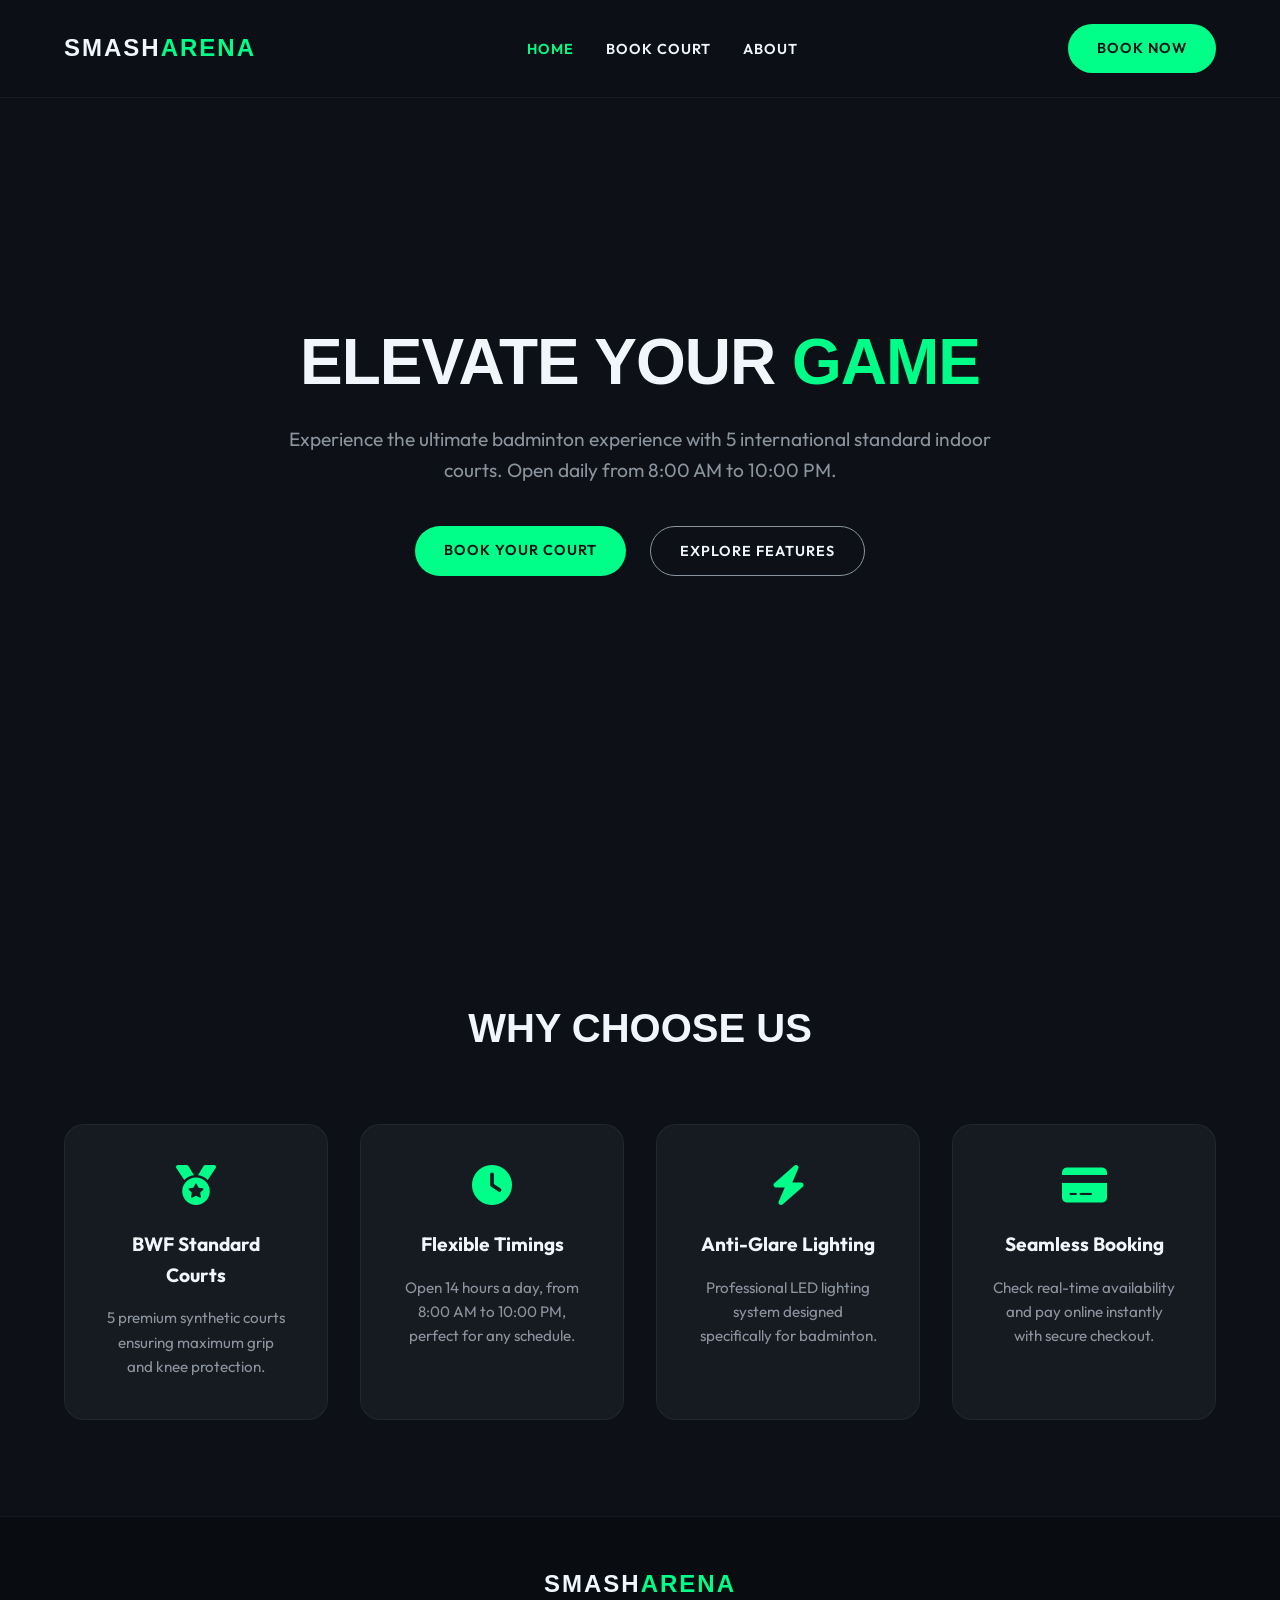
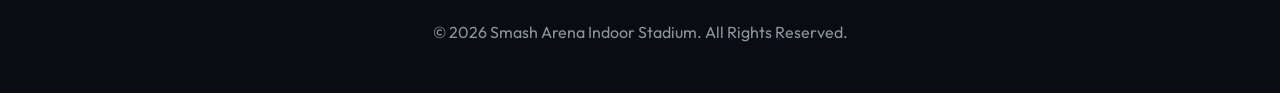
<file: index.html>
<!DOCTYPE html>
<html lang="en">
<head>
    <meta charset="UTF-8">
    <meta name="viewport" content="width=device-width, initial-scale=1.0">
    <title>Smash Arena | Premium Indoor Badminton</title>
    <link rel="stylesheet" href="style.css">
    <link href="https://fonts.googleapis.com/css2?family=Outfit:wght@300;400;600;800&family=Syncopate:wght@700&display=swap" rel="stylesheet">
    <link rel="stylesheet" href="https://cdnjs.cloudflare.com/ajax/libs/font-awesome/6.4.0/css/all.min.css">
</head>
<body>
    <nav class="navbar">
        <div class="logo">SMASH<span>ARENA</span></div>
        <ul class="nav-links">
            <li><a href="index.html" class="active">Home</a></li>
            <li><a href="booking.html">Book Court</a></li>
            <li><a href="#about">About</a></li>
        </ul>
        <a href="booking.html" class="btn-primary">Book Now</a>
    </nav>

    <header class="hero">
        <div class="hero-content">
            <h1>ELEVATE YOUR <span>GAME</span></h1>
            <p>Experience the ultimate badminton experience with 5 international standard indoor courts. Open daily from 8:00 AM to 10:00 PM.</p>
            <div class="hero-buttons">
                <a href="booking.html" class="btn-primary glow">Book Your Court</a>
                <a href="#features" class="btn-secondary">Explore Features</a>
            </div>
        </div>
        <div class="hero-overlay"></div>
    </header>

    <section id="features" class="features-section">
        <h2 class="section-title">WHY CHOOSE US</h2>
        <div class="features-grid">
            <div class="feature-card">
                <i class="fa-solid fa-medal"></i>
                <h3>BWF Standard Courts</h3>
                <p>5 premium synthetic courts ensuring maximum grip and knee protection.</p>
            </div>
            <div class="feature-card">
                <i class="fa-solid fa-clock"></i>
                <h3>Flexible Timings</h3>
                <p>Open 14 hours a day, from 8:00 AM to 10:00 PM, perfect for any schedule.</p>
            </div>
            <div class="feature-card">
                <i class="fa-solid fa-bolt"></i>
                <h3>Anti-Glare Lighting</h3>
                <p>Professional LED lighting system designed specifically for badminton.</p>
            </div>
            <div class="feature-card">
                <i class="fa-solid fa-credit-card"></i>
                <h3>Seamless Booking</h3>
                <p>Check real-time availability and pay online instantly with secure checkout.</p>
            </div>
        </div>
    </section>

    <footer>
        <div class="footer-content">
            <div class="logo">SMASH<span>ARENA</span></div>
            <p>&copy; 2026 Smash Arena Indoor Stadium. All Rights Reserved.</p>
        </div>
    </footer>

    <script src="main.js"></script>
</body>
</html>
</file>
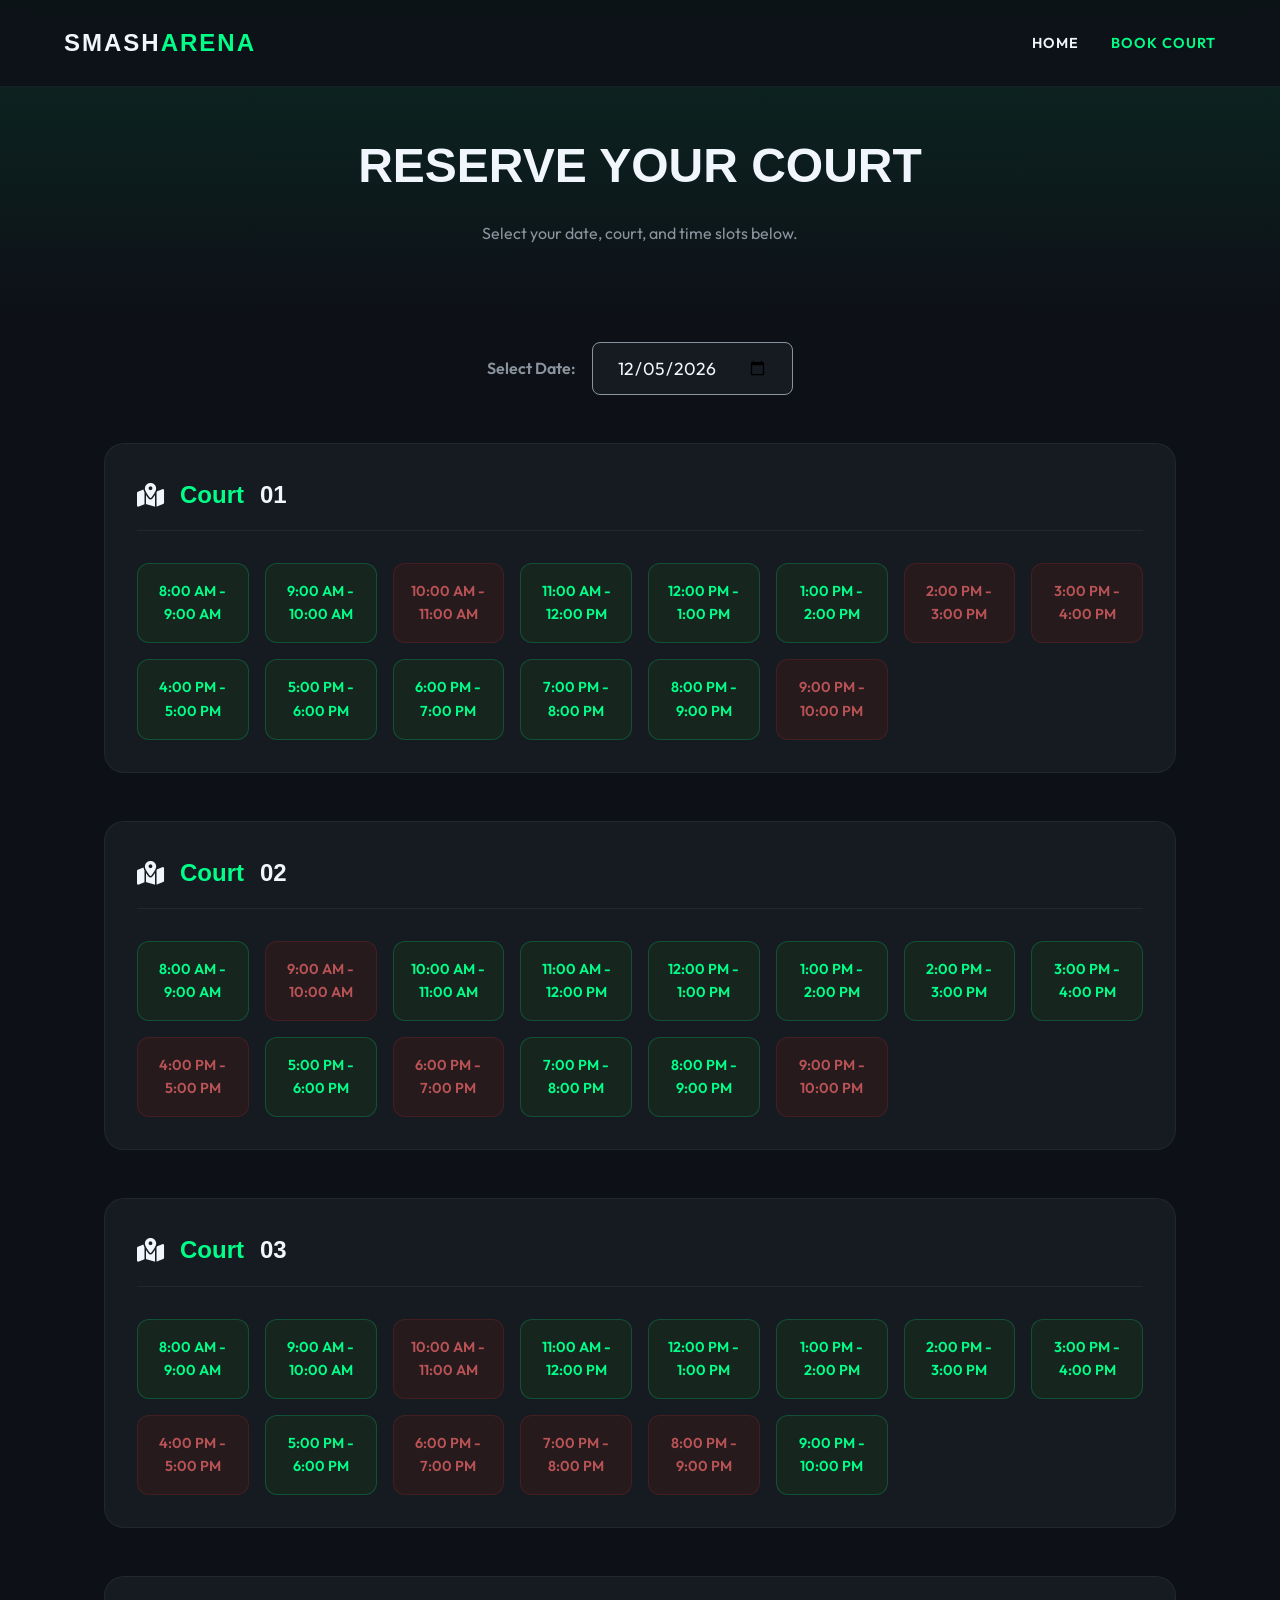
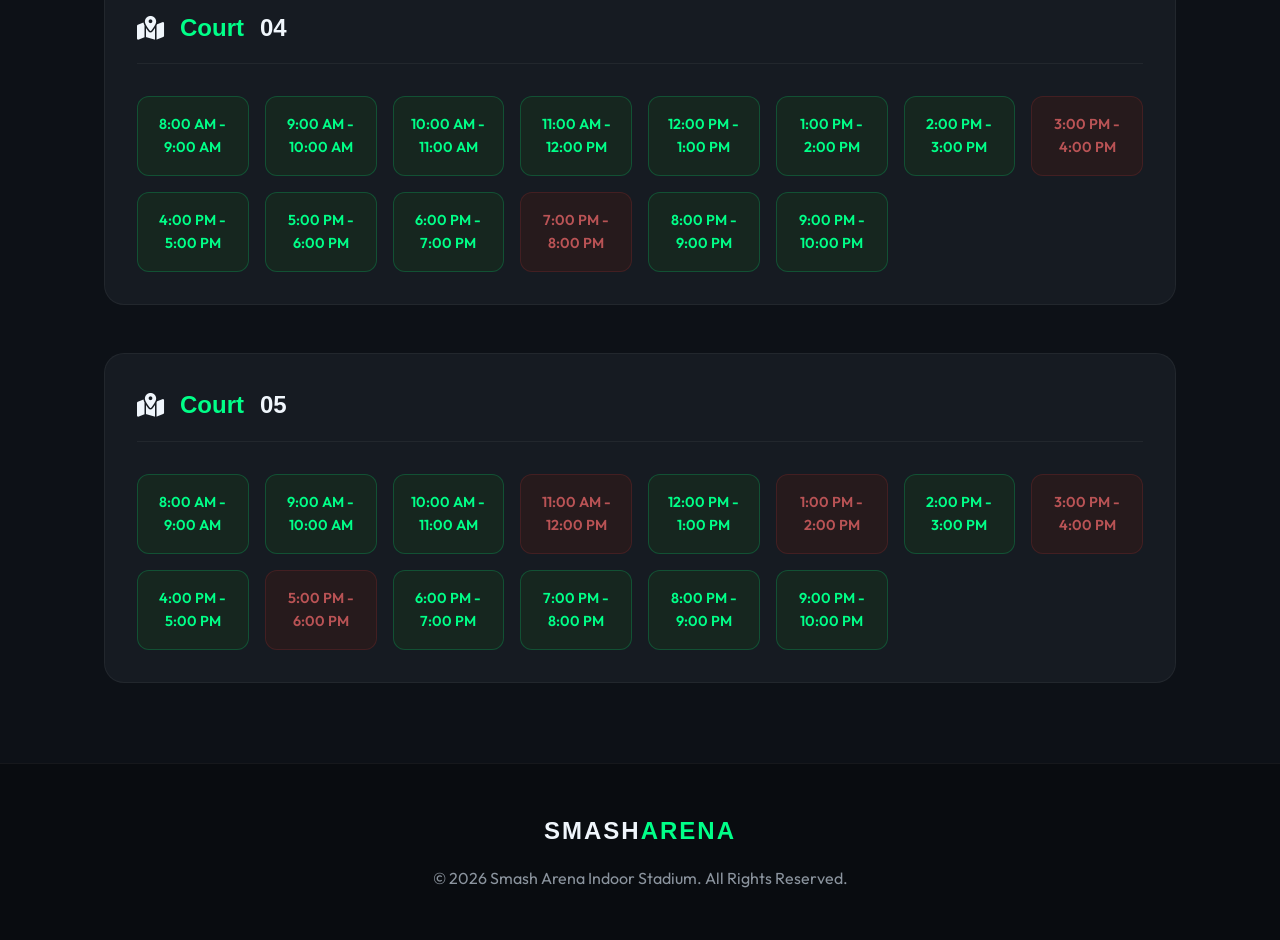
<file: booking.html>
<!DOCTYPE html>
<html lang="en">

<head>
    <meta charset="UTF-8">
    <meta name="viewport" content="width=device-width, initial-scale=1.0">
    <title>Book a Court | Smash Arena</title>
    <link rel="stylesheet" href="style.css">
    <link
        href="https://fonts.googleapis.com/css2?family=Outfit:wght@300;400;600;800&family=Syncopate:wght@700&display=swap"
        rel="stylesheet">
    <link rel="stylesheet" href="https://cdnjs.cloudflare.com/ajax/libs/font-awesome/6.4.0/css/all.min.css">
</head>

<body>
    <nav class="navbar">
        <div class="logo">SMASH<span>ARENA</span></div>
        <ul class="nav-links">
            <li><a href="index.html">Home</a></li>
            <li><a href="booking.html" class="active">Book Court</a></li>
        </ul>
    </nav>

    <header class="page-header">
        <h1>RESERVE YOUR <span>COURT</span></h1>
        <p>Select your date, court, and time slots below.</p>
    </header>

    <main class="booking-container">
        <div class="date-picker-container">
            <label for="booking-date">Select Date:</label>
            <input type="date" id="booking-date">
        </div>

        <div class="courts-grid" id="courts-container">
            <!-- Courts will be generated via JS -->
        </div>
    </main>

    <div class="cart-summary" id="cart-summary">
        <h3>Selected Slots</h3>
        <ul id="selected-slots-list"></ul>
        <div class="cart-total">
            <span>Total:</span>
            <span id="cart-total-price">Rs. 0</span>
        </div>
        <button id="checkout-btn" class="btn-primary">Proceed to Payment</button>
    </div>

    <footer>
        <div class="footer-content">
            <div class="logo">SMASH<span>ARENA</span></div>
            <p>&copy; 2026 Smash Arena Indoor Stadium. All Rights Reserved.</p>
        </div>
    </footer>

    <script src="main.js"></script>
    <script src="booking-logic.js"></script>
</body>

</html>
</file>
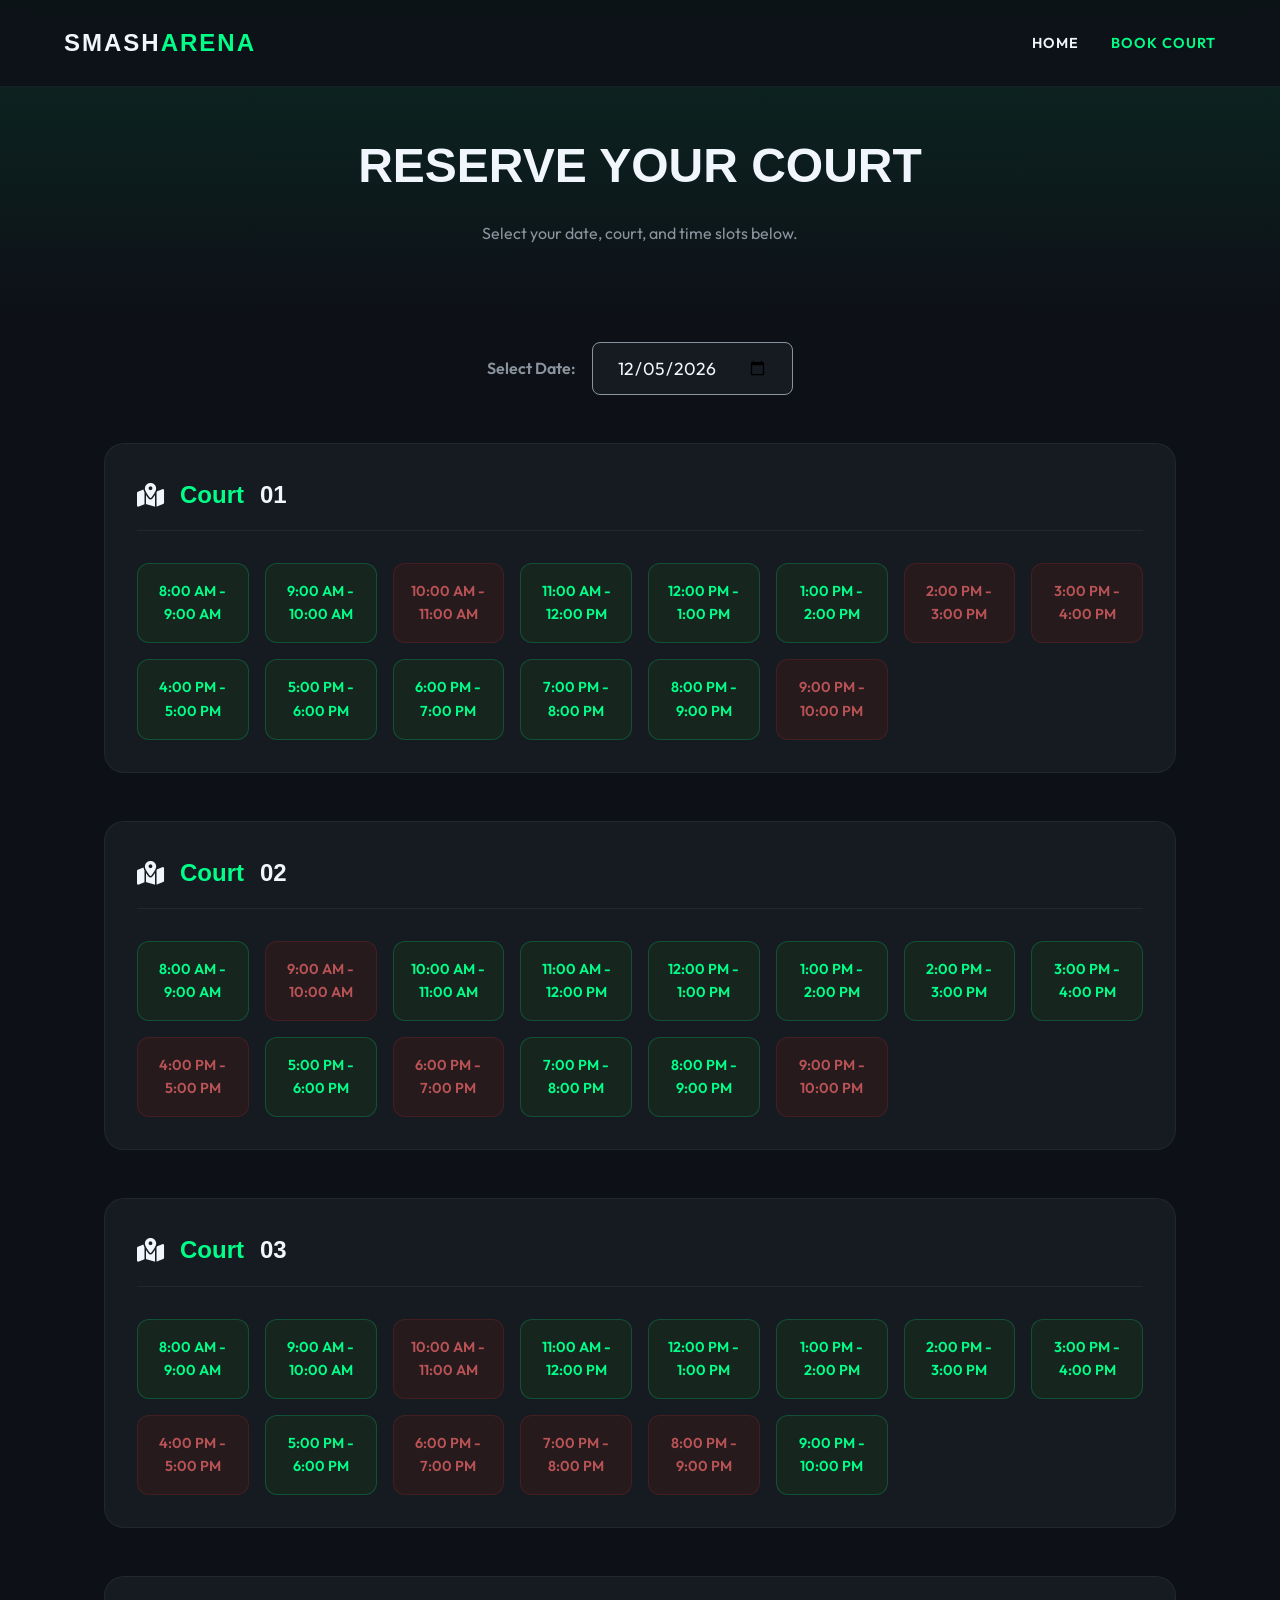
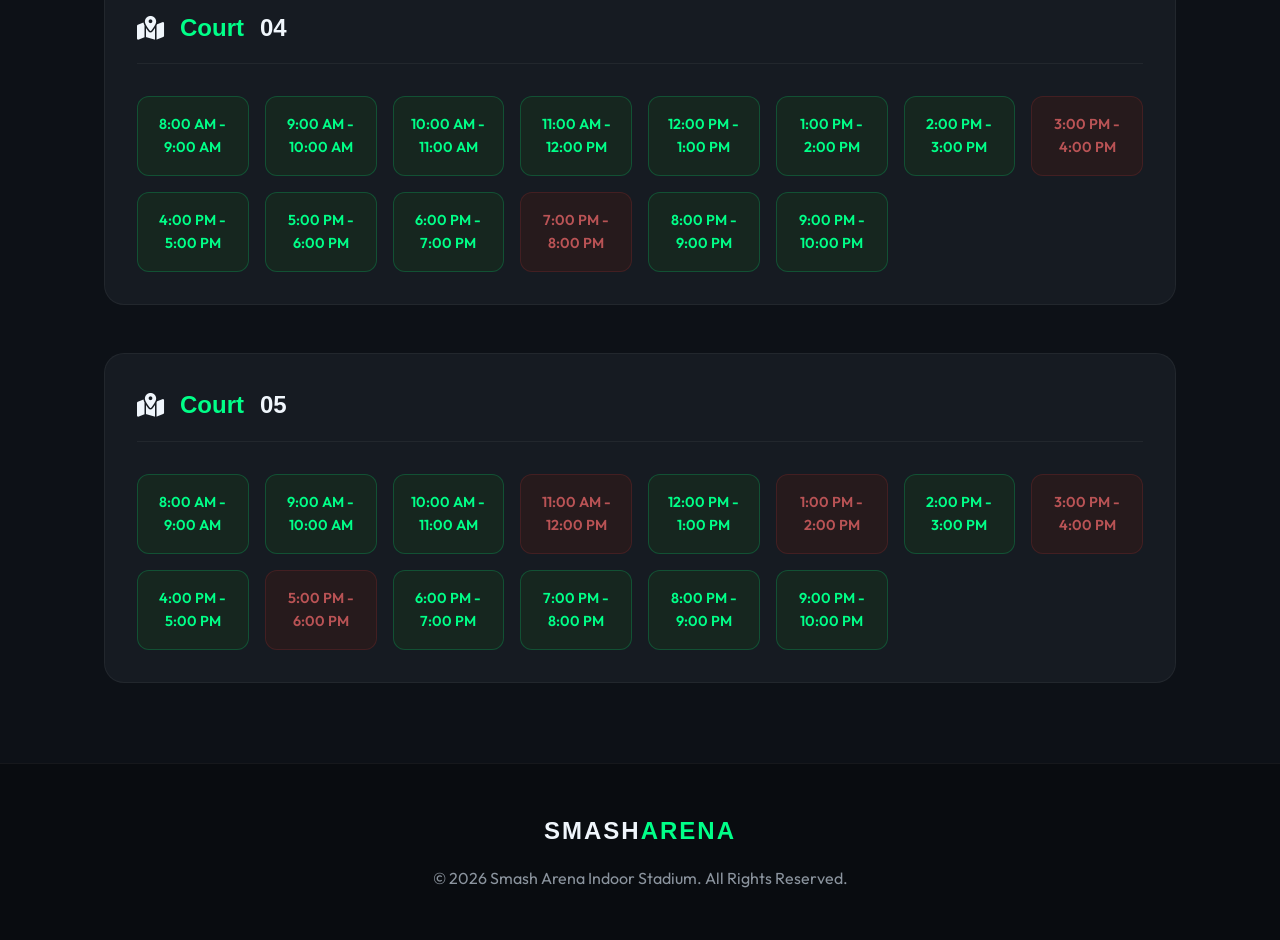
<file: payment.html>
<!DOCTYPE html>
<html lang="en">

<head>
    <meta charset="UTF-8">
    <meta name="viewport" content="width=device-width, initial-scale=1.0">
    <title>Secure Checkout | Smash Arena</title>
    <link rel="stylesheet" href="style.css">
    <link
        href="https://fonts.googleapis.com/css2?family=Outfit:wght@300;400;600;800&family=Syncopate:wght@700&display=swap"
        rel="stylesheet">
</head>

<body>
    <header class="page-header" style="padding: 4rem 5% 2rem;">
        <h1>SECURE <span>CHECKOUT</span></h1>
        <p>Complete your payment to confirm the booking.</p>
    </header>

    <main class="payment-container">
        <div class="payment-card">
            <div class="order-summary" id="order-summary">
                <h3>Order Summary</h3>
                <p id="summary-date">Date: ...</p>
                <div id="summary-items"></div>
                <h3 style="margin-top: 1rem; border-top: 1px solid rgba(255,255,255,0.1); padding-top: 1rem;">Total:
                    <span id="summary-total" style="float:right;">Rs. 0</span></h3>
            </div>

            <form id="payment-form">
                <div class="form-group">
                    <label>Name on Card</label>
                    <input type="text" required placeholder="John Doe">
                </div>
                <div class="form-group">
                    <label>Card Number</label>
                    <input type="text" required placeholder="0000 0000 0000 0000" maxlength="19">
                </div>
                <div class="form-row">
                    <div class="form-group">
                        <label>Expiry (MM/YY)</label>
                        <input type="text" required placeholder="12/26" maxlength="5">
                    </div>
                    <div class="form-group">
                        <label>CVV</label>
                        <input type="password" required placeholder="123" maxlength="3">
                    </div>
                </div>
                <button type="submit" class="btn-primary payment-btn glow">Pay Now</button>
            </form>
        </div>
    </main>

    <script src="main.js"></script>
    <script>
        document.addEventListener('DOMContentLoaded', () => {
            const pending = JSON.parse(sessionStorage.getItem('pendingBooking'));
            if (!pending) {
                window.location.href = 'booking.html';
                return;
            }

            document.getElementById('summary-date').textContent = `Date: ${pending.date}`;
            document.getElementById('summary-total').textContent = `Rs. ${pending.total}`;

            const itemsDiv = document.getElementById('summary-items');
            pending.items.forEach(item => {
                itemsDiv.innerHTML += `<p style="color: var(--text-muted); font-size: 0.9rem;">${item.court} - ${item.slot}</p>`;
            });

            document.getElementById('payment-form').addEventListener('submit', (e) => {
                e.preventDefault();

                // Process mock payment & save booking
                let bookings = getBookings();
                if (!bookings[pending.date]) bookings[pending.date] = {};

                pending.items.forEach(item => {
                    if (!bookings[pending.date][item.court]) {
                        bookings[pending.date][item.court] = [];
                    }
                    bookings[pending.date][item.court].push(item.slot);
                });

                saveBookings(bookings);
                sessionStorage.removeItem('pendingBooking');
                window.location.href = 'success.html';
            });
        });
    </script>
</body>

</html>
</file>
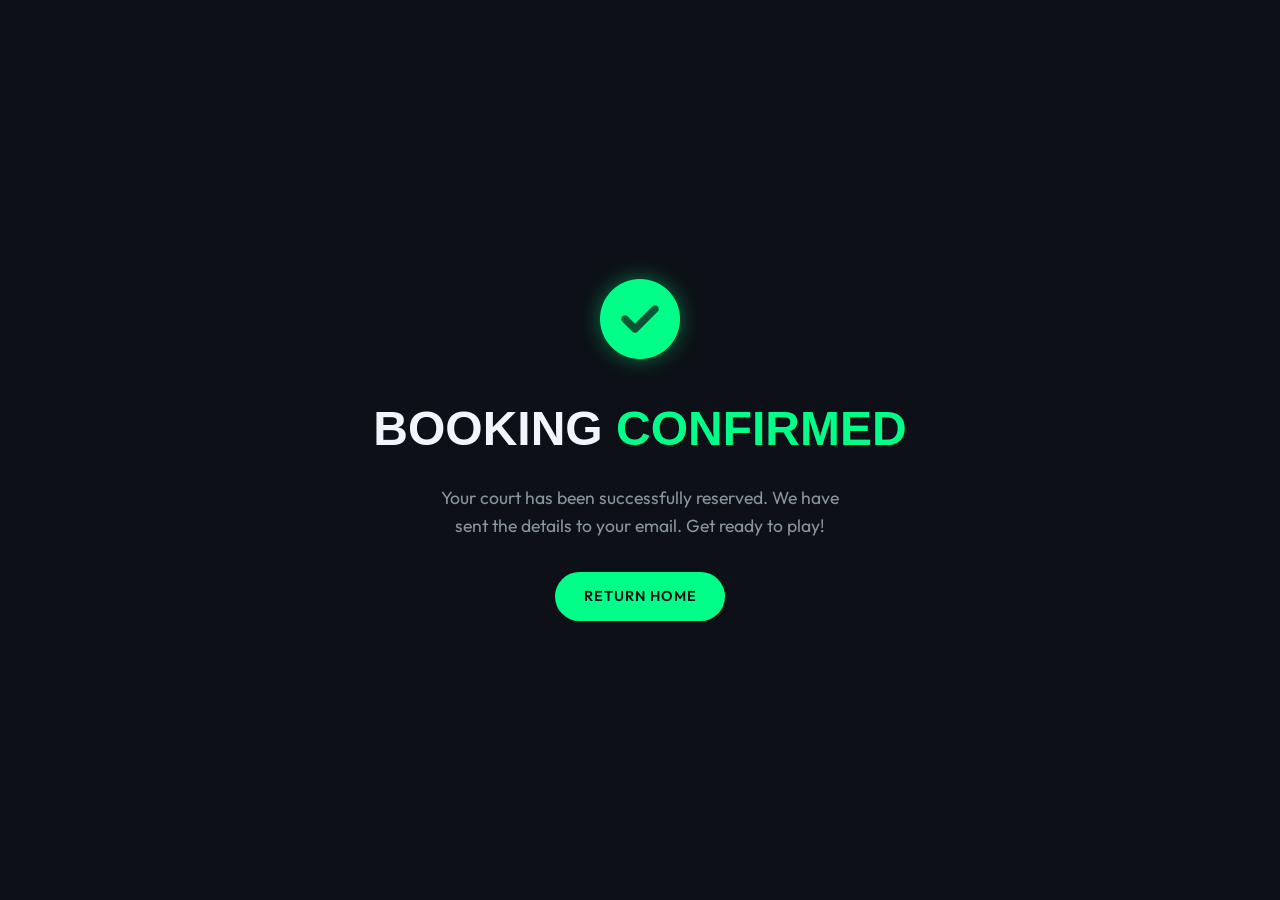
<file: success.html>
<!DOCTYPE html>
<html lang="en">

<head>
    <meta charset="UTF-8">
    <meta name="viewport" content="width=device-width, initial-scale=1.0">
    <title>Booking Confirmed | Smash Arena</title>
    <link rel="stylesheet" href="style.css">
    <link
        href="https://fonts.googleapis.com/css2?family=Outfit:wght@300;400;600;800&family=Syncopate:wght@700&display=swap"
        rel="stylesheet">
    <link rel="stylesheet" href="https://cdnjs.cloudflare.com/ajax/libs/font-awesome/6.4.0/css/all.min.css">
</head>

<body style="background: var(--bg-color);">
    <div class="success-container">
        <i class="fa-solid fa-circle-check success-icon"></i>
        <h1 style="font-family: var(--font-heading); font-size: 3rem; margin-bottom: 1rem;">BOOKING <span
                style="color: var(--primary-color);">CONFIRMED</span></h1>
        <p style="color: var(--text-muted); margin-bottom: 2rem; max-width: 400px; font-size: 1.1rem;">Your court has
            been successfully reserved. We have sent the details to your email. Get ready to play!</p>
        <a href="index.html" class="btn-primary">Return Home</a>
    </div>
</body>

</html>
</file>
<file: style.css>
/* Premium Dark Theme Variables */
:root {
    --bg-color: #0d1117;
    --card-bg: #161b22;
    --primary-color: #00ff88;
    --primary-glow: rgba(0, 255, 136, 0.4);
    --secondary-color: #2a3441;
    --text-main: #f0f6fc;
    --text-muted: #8b949e;
    --danger: #ff4444;
    --booked-bg: #2d1a1a;
    --booked-text: #ff6b6b;
    --success: #00ff88;
    --available-bg: #16261f;
    --available-text: #00ff88;
    
    --font-heading: 'Syncopate', sans-serif;
    --font-body: 'Outfit', sans-serif;
}

* {
    margin: 0;
    padding: 0;
    box-sizing: border-box;
    scroll-behavior: smooth;
}

body {
    font-family: var(--font-body);
    background-color: var(--bg-color);
    color: var(--text-main);
    line-height: 1.6;
    overflow-x: hidden;
}

/* Animations */
@keyframes fadeUp {
    from { opacity: 0; transform: translateY(30px); }
    to { opacity: 1; transform: translateY(0); }
}

@keyframes pulseGlow {
    0% { box-shadow: 0 0 10px var(--primary-glow); }
    50% { box-shadow: 0 0 25px var(--primary-glow); }
    100% { box-shadow: 0 0 10px var(--primary-glow); }
}

/* Navbar */
.navbar {
    display: flex;
    justify-content: space-between;
    align-items: center;
    padding: 1.5rem 5%;
    background: rgba(13, 17, 23, 0.9);
    backdrop-filter: blur(10px);
    position: fixed;
    width: 100%;
    top: 0;
    z-index: 1000;
    border-bottom: 1px solid rgba(255,255,255,0.05);
}

.logo {
    font-family: var(--font-heading);
    font-size: 1.5rem;
    font-weight: 700;
    letter-spacing: 2px;
}

.logo span {
    color: var(--primary-color);
}

.nav-links {
    display: flex;
    list-style: none;
    gap: 2rem;
}

.nav-links a {
    color: var(--text-main);
    text-decoration: none;
    font-weight: 600;
    transition: color 0.3s ease;
    text-transform: uppercase;
    font-size: 0.9rem;
    letter-spacing: 1px;
}

.nav-links a:hover, .nav-links a.active {
    color: var(--primary-color);
}

/* Buttons */
.btn-primary, .btn-secondary {
    padding: 0.8rem 1.8rem;
    border-radius: 30px;
    text-decoration: none;
    font-weight: 600;
    text-transform: uppercase;
    font-size: 0.9rem;
    letter-spacing: 1px;
    transition: all 0.3s ease;
    border: none;
    cursor: pointer;
    display: inline-block;
}

.btn-primary {
    background-color: var(--primary-color);
    color: var(--bg-color);
}

.btn-primary:hover {
    background-color: #00cc6a;
    transform: translateY(-2px);
}

.btn-primary.glow {
    animation: pulseGlow 2s infinite;
}

.btn-secondary {
    background-color: transparent;
    color: var(--text-main);
    border: 1px solid var(--text-muted);
}

.btn-secondary:hover {
    border-color: var(--primary-color);
    color: var(--primary-color);
}

/* Hero Section */
.hero {
    height: 100vh;
    display: flex;
    align-items: center;
    justify-content: center;
    text-align: center;
    position: relative;
    background: linear-gradient(rgba(13, 17, 23, 0.8), rgba(13, 17, 23, 0.9)), url('https://images.unsplash.com/photo-1626224583764-f87db24ac4ea?q=80&w=2070&auto=format&fit=crop') center/cover;
}

.hero-content {
    position: relative;
    z-index: 2;
    max-width: 800px;
    padding: 2rem;
    animation: fadeUp 1s cubic-bezier(0.16, 1, 0.3, 1);
}

.hero h1 {
    font-family: var(--font-heading);
    font-size: 4rem;
    line-height: 1.2;
    margin-bottom: 1.5rem;
    letter-spacing: -1px;
}

.hero h1 span {
    color: var(--primary-color);
}

.hero p {
    font-size: 1.2rem;
    color: var(--text-muted);
    margin-bottom: 2.5rem;
}

.hero-buttons {
    display: flex;
    gap: 1.5rem;
    justify-content: center;
}

/* Features */
.features-section {
    padding: 6rem 5%;
}

.section-title {
    text-align: center;
    font-family: var(--font-heading);
    font-size: 2.5rem;
    margin-bottom: 4rem;
}

.features-grid {
    display: grid;
    grid-template-columns: repeat(auto-fit, minmax(250px, 1fr));
    gap: 2rem;
}

.feature-card {
    background: var(--card-bg);
    padding: 2.5rem;
    border-radius: 20px;
    text-align: center;
    border: 1px solid rgba(255,255,255,0.05);
    transition: transform 0.3s ease, border-color 0.3s ease;
}

.feature-card:hover {
    transform: translateY(-10px);
    border-color: var(--primary-color);
}

.feature-card i {
    font-size: 2.5rem;
    color: var(--primary-color);
    margin-bottom: 1.5rem;
}

.feature-card h3 {
    font-size: 1.2rem;
    margin-bottom: 1rem;
}

.feature-card p {
    color: var(--text-muted);
    font-size: 0.95rem;
}

/* Page Headers (Booking, Payment) */
.page-header {
    padding: 8rem 5% 4rem;
    text-align: center;
    background: linear-gradient(180deg, rgba(0, 255, 136, 0.1) 0%, rgba(13, 17, 23, 1) 100%);
}

.page-header h1 {
    font-family: var(--font-heading);
    font-size: 3rem;
    margin-bottom: 1rem;
}

.page-header p {
    color: var(--text-muted);
}

/* Court Booking Container */
.booking-container {
    padding: 2rem 5% 5rem;
    max-width: 1200px;
    margin: 0 auto;
}

.date-picker-container {
    display: flex;
    justify-content: center;
    margin-bottom: 3rem;
    align-items: center;
    gap: 1rem;
}

.date-picker-container label {
    font-weight: 600;
    color: var(--text-muted);
}

#booking-date {
    background: var(--card-bg);
    border: 1px solid var(--text-muted);
    color: var(--text-main);
    padding: 0.8rem 1.5rem;
    border-radius: 8px;
    font-family: var(--font-body);
    font-size: 1.1rem;
    outline: none;
}

#booking-date:focus {
    border-color: var(--primary-color);
}

.courts-grid {
    display: flex;
    flex-direction: column;
    gap: 3rem;
}

.court-section {
    background: var(--card-bg);
    border-radius: 20px;
    padding: 2rem;
    border: 1px solid rgba(255,255,255,0.05);
}

.court-header {
    display: flex;
    justify-content: space-between;
    align-items: center;
    margin-bottom: 2rem;
    padding-bottom: 1rem;
    border-bottom: 1px solid rgba(255,255,255,0.05);
}

.court-header h2 {
    font-family: var(--font-heading);
    font-size: 1.5rem;
    display: flex;
    align-items: center;
    gap: 1rem;
}

.court-header h2 span {
    color: var(--primary-color);
}

.time-slots {
    display: grid;
    grid-template-columns: repeat(auto-fill, minmax(100px, 1fr));
    gap: 1rem;
}

.time-slot {
    padding: 1rem 0.5rem;
    border-radius: 12px;
    text-align: center;
    font-weight: 600;
    font-size: 0.9rem;
    cursor: pointer;
    transition: all 0.3s ease;
    border: 1px solid transparent;
}

.time-slot.available {
    background: var(--available-bg);
    color: var(--available-text);
    border-color: rgba(0, 255, 136, 0.2);
}

.time-slot.available:hover {
    background: var(--primary-color);
    color: var(--bg-color);
    transform: translateY(-2px);
    box-shadow: 0 4px 15px var(--primary-glow);
}

.time-slot.booked {
    background: var(--booked-bg);
    color: var(--booked-text);
    cursor: not-allowed;
    opacity: 0.7;
    border-color: rgba(255, 68, 68, 0.2);
}

.cart-summary {
    position: fixed;
    bottom: 2rem;
    right: 2rem;
    background: #1f2937;
    padding: 1.5rem;
    border-radius: 16px;
    box-shadow: 0 10px 30px rgba(0,0,0,0.5);
    border: 1px solid var(--primary-color);
    display: none;
    z-index: 100;
    animation: fadeUp 0.3s ease;
}

.cart-summary.active {
    display: block;
}

.cart-summary h3 {
    margin-bottom: 1rem;
    border-bottom: 1px solid rgba(255,255,255,0.1);
    padding-bottom: 0.5rem;
}

#selected-slots-list {
    list-style: none;
    margin-bottom: 1rem;
    max-height: 200px;
    overflow-y: auto;
}

#selected-slots-list li {
    font-size: 0.9rem;
    color: var(--text-muted);
    margin-bottom: 0.5rem;
    display: flex;
    justify-content: space-between;
}

.cart-total {
    font-weight: 800;
    font-size: 1.2rem;
    color: var(--primary-color);
    margin-bottom: 1.5rem;
    display: flex;
    justify-content: space-between;
}

/* Payment Form */
.payment-container {
    max-width: 600px;
    margin: 0 auto;
    padding: 2rem 5% 5rem;
}

.payment-card {
    background: var(--card-bg);
    padding: 3rem;
    border-radius: 20px;
    border: 1px solid rgba(255,255,255,0.05);
}

.order-summary {
    background: rgba(0,0,0,0.2);
    padding: 1.5rem;
    border-radius: 12px;
    margin-bottom: 2rem;
}

.order-summary h3 {
    margin-bottom: 1rem;
    color: var(--primary-color);
}

.form-group {
    margin-bottom: 1.5rem;
}

.form-group label {
    display: block;
    margin-bottom: 0.5rem;
    color: var(--text-muted);
    font-size: 0.9rem;
}

.form-group input {
    width: 100%;
    padding: 1rem;
    border-radius: 8px;
    background: rgba(255,255,255,0.05);
    border: 1px solid rgba(255,255,255,0.1);
    color: var(--text-main);
    font-family: var(--font-body);
    font-size: 1rem;
    outline: none;
    transition: border-color 0.3s ease;
}

.form-group input:focus {
    border-color: var(--primary-color);
}

.form-row {
    display: grid;
    grid-template-columns: 1fr 1fr;
    gap: 1rem;
}

.payment-btn {
    width: 100%;
    font-size: 1.1rem;
    padding: 1.2rem;
}

/* Footer */
footer {
    text-align: center;
    padding: 3rem 5%;
    background: #090c10;
    border-top: 1px solid rgba(255,255,255,0.05);
}

footer p {
    color: var(--text-muted);
    margin-top: 1rem;
}

/* Success Page */
.success-container {
    height: 100vh;
    display: flex;
    flex-direction: column;
    align-items: center;
    justify-content: center;
    text-align: center;
}

.success-icon {
    font-size: 5rem;
    color: var(--primary-color);
    margin-bottom: 2rem;
    text-shadow: 0 0 20px var(--primary-glow);
}

/* Responsive */
@media (max-width: 768px) {
    .hero h1 { font-size: 2.5rem; }
    .nav-links { display: none; } /* Simplified mobile for now */
    .time-slots { grid-template-columns: repeat(auto-fill, minmax(80px, 1fr)); }
}
</file>
